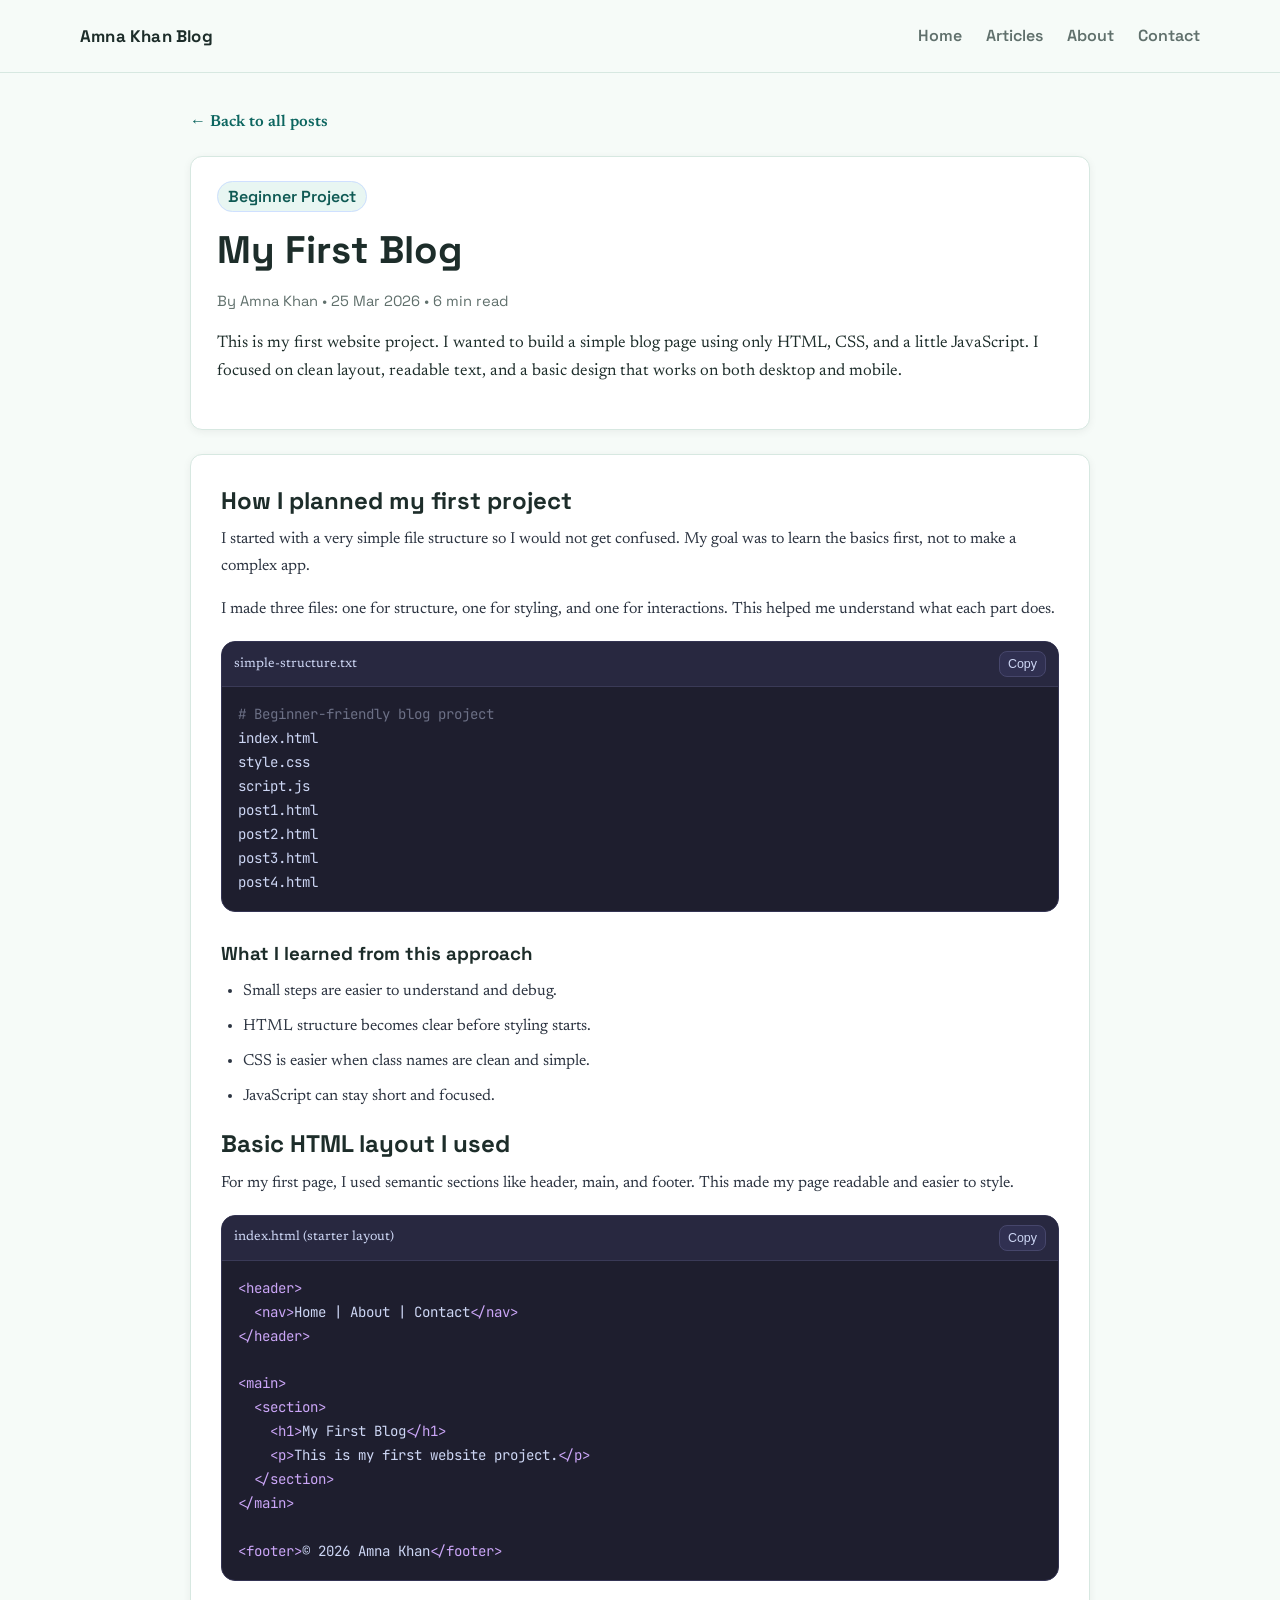
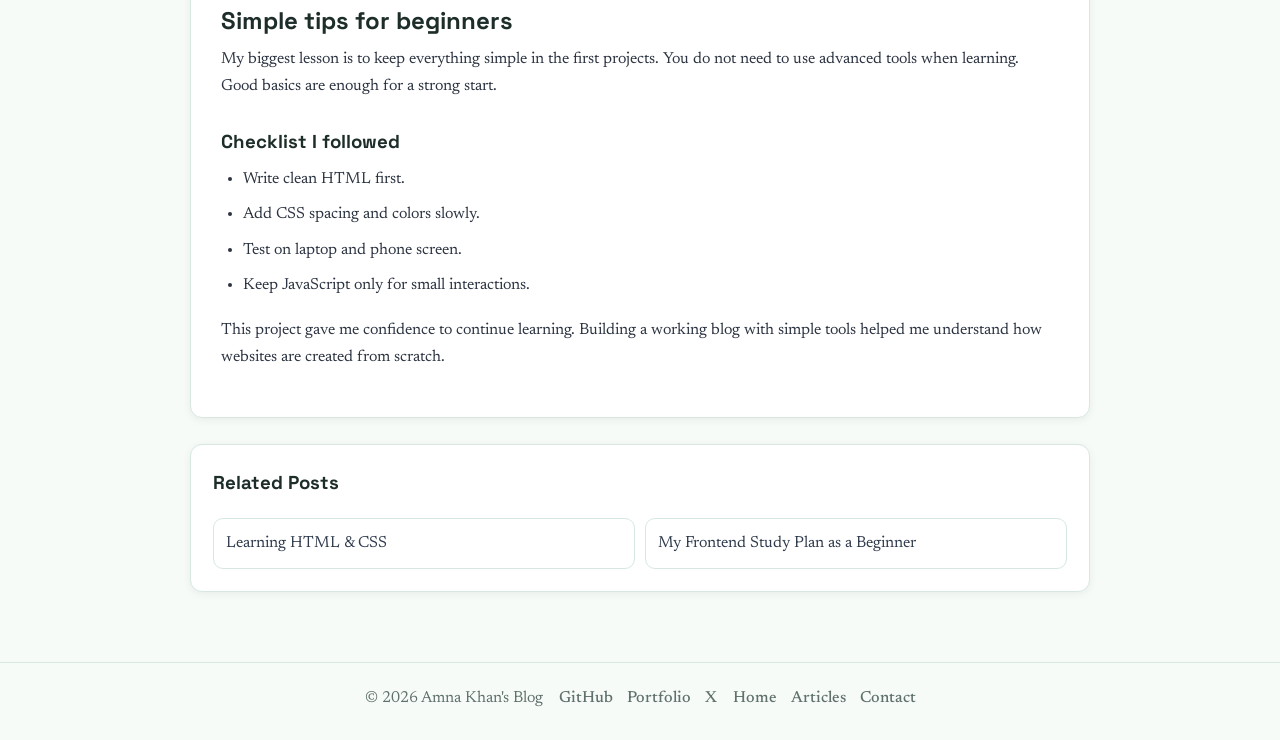
<file: post1.html>
<!DOCTYPE html>
<html lang="en">
<head>
  <meta charset="UTF-8" />
  <meta name="viewport" content="width=device-width, initial-scale=1.0" />
  <title>My First Blog | Amna Khan Blog</title>
  <meta
    name="description"
    content="My first website project experience as a beginner developer."
  />
  <link rel="preconnect" href="https://fonts.googleapis.com" />
  <link rel="preconnect" href="https://fonts.gstatic.com" crossorigin />
  <link
    href="https://fonts.googleapis.com/css2?family=Inter:wght@400;500;600;700;800&family=JetBrains+Mono:wght@400;500&display=swap"
    rel="stylesheet"
  />
  <link rel="stylesheet" href="style.css" />
</head>
<body>
  <header class="site-header">
    <div class="container nav-wrap">
      <a href="index.html" class="logo">Amna Khan Blog</a>
      <button class="menu-toggle" aria-label="Toggle navigation" aria-expanded="false">
        <span></span>
        <span></span>
        <span></span>
      </button>
      <nav class="main-nav">
        <a href="index.html">Home</a>
        <a href="index.html#articles">Articles</a>
        <a href="index.html#about">About</a>
        <a href="index.html#contact">Contact</a>
      </nav>
    </div>
  </header>

  <main class="article-main">
    <div class="article-wrap">
      <a href="index.html#articles" class="back-link">← Back to all posts</a>

      <header class="article-header">
        <span class="badge">Beginner Project</span>
        <h1>My First Blog</h1>
        <p class="article-meta">By Amna Khan • 25 Mar 2026 • 6 min read</p>
        <p class="article-intro">
          This is my first website project. I wanted to build a simple blog page using only HTML,
          CSS, and a little JavaScript. I focused on clean layout, readable text, and a basic design
          that works on both desktop and mobile.
        </p>
      </header>

      <article class="article-content">
        <h2>How I planned my first project</h2>
        <p>
          I started with a very simple file structure so I would not get confused. My goal was to
          learn the basics first, not to make a complex app.
        </p>
        <p>
          I made three files: one for structure, one for styling, and one for interactions. This
          helped me understand what each part does.
        </p>

        <div class="code-block">
          <div class="code-header">
            <span>simple-structure.txt</span>
            <button class="copy-btn" type="button">Copy</button>
          </div>
          <pre><code><span class="token-comment"># Beginner-friendly blog project</span>
index.html
style.css
script.js
post1.html
post2.html
post3.html
post4.html</code></pre>
        </div>

        <h3>What I learned from this approach</h3>
        <ul>
          <li>Small steps are easier to understand and debug.</li>
          <li>HTML structure becomes clear before styling starts.</li>
          <li>CSS is easier when class names are clean and simple.</li>
          <li>JavaScript can stay short and focused.</li>
        </ul>

        <h2>Basic HTML layout I used</h2>
        <p>
          For my first page, I used semantic sections like header, main, and footer. This made my page
          readable and easier to style.
        </p>

        <div class="code-block">
          <div class="code-header">
            <span>index.html (starter layout)</span>
            <button class="copy-btn" type="button">Copy</button>
          </div>
          <pre><code><span class="token-key">&lt;header&gt;</span>
  <span class="token-key">&lt;nav&gt;</span>Home | About | Contact<span class="token-key">&lt;/nav&gt;</span>
<span class="token-key">&lt;/header&gt;</span>

<span class="token-key">&lt;main&gt;</span>
  <span class="token-key">&lt;section&gt;</span>
    <span class="token-key">&lt;h1&gt;</span>My First Blog<span class="token-key">&lt;/h1&gt;</span>
    <span class="token-key">&lt;p&gt;</span>This is my first website project.<span class="token-key">&lt;/p&gt;</span>
  <span class="token-key">&lt;/section&gt;</span>
<span class="token-key">&lt;/main&gt;</span>

<span class="token-key">&lt;footer&gt;</span>© 2026 Amna Khan<span class="token-key">&lt;/footer&gt;</span></code></pre>
        </div>

        <h2>Simple tips for beginners</h2>
        <p>
          My biggest lesson is to keep everything simple in the first projects. You do not need to
          use advanced tools when learning. Good basics are enough for a strong start.
        </p>

        <h3>Checklist I followed</h3>
        <ul>
          <li>Write clean HTML first.</li>
          <li>Add CSS spacing and colors slowly.</li>
          <li>Test on laptop and phone screen.</li>
          <li>Keep JavaScript only for small interactions.</li>
        </ul>

        <p>
          This project gave me confidence to continue learning. Building a working blog with simple
          tools helped me understand how websites are created from scratch.
        </p>
      </article>

      <section class="related-posts">
        <h3>Related Posts</h3>
        <div class="related-links">
          <a href="post2.html">Learning HTML &amp; CSS</a>
          <a href="post4.html">My Frontend Study Plan as a Beginner</a>
        </div>
      </section>
    </div>
  </main>

  <footer class="site-footer">
    <div class="container footer-grid">
      <p>© 2026 Amna Khan's Blog</p>
      <div class="social-links">
        <a href="https://github.com/amna25ce" target="_blank" rel="noopener noreferrer">GitHub</a>
        <a href="https://amnakhan10011.github.io/amnakhan10011/#home" target="_blank" rel="noopener noreferrer">Portfolio</a>
        <a href="#">X</a>
      </div>
      <div class="quick-links">
        <a href="index.html">Home</a>
        <a href="index.html#articles">Articles</a>
        <a href="index.html#contact">Contact</a>
      </div>
    </div>
  </footer>

  <script src="script.js"></script>
</body>
</html>
</file>
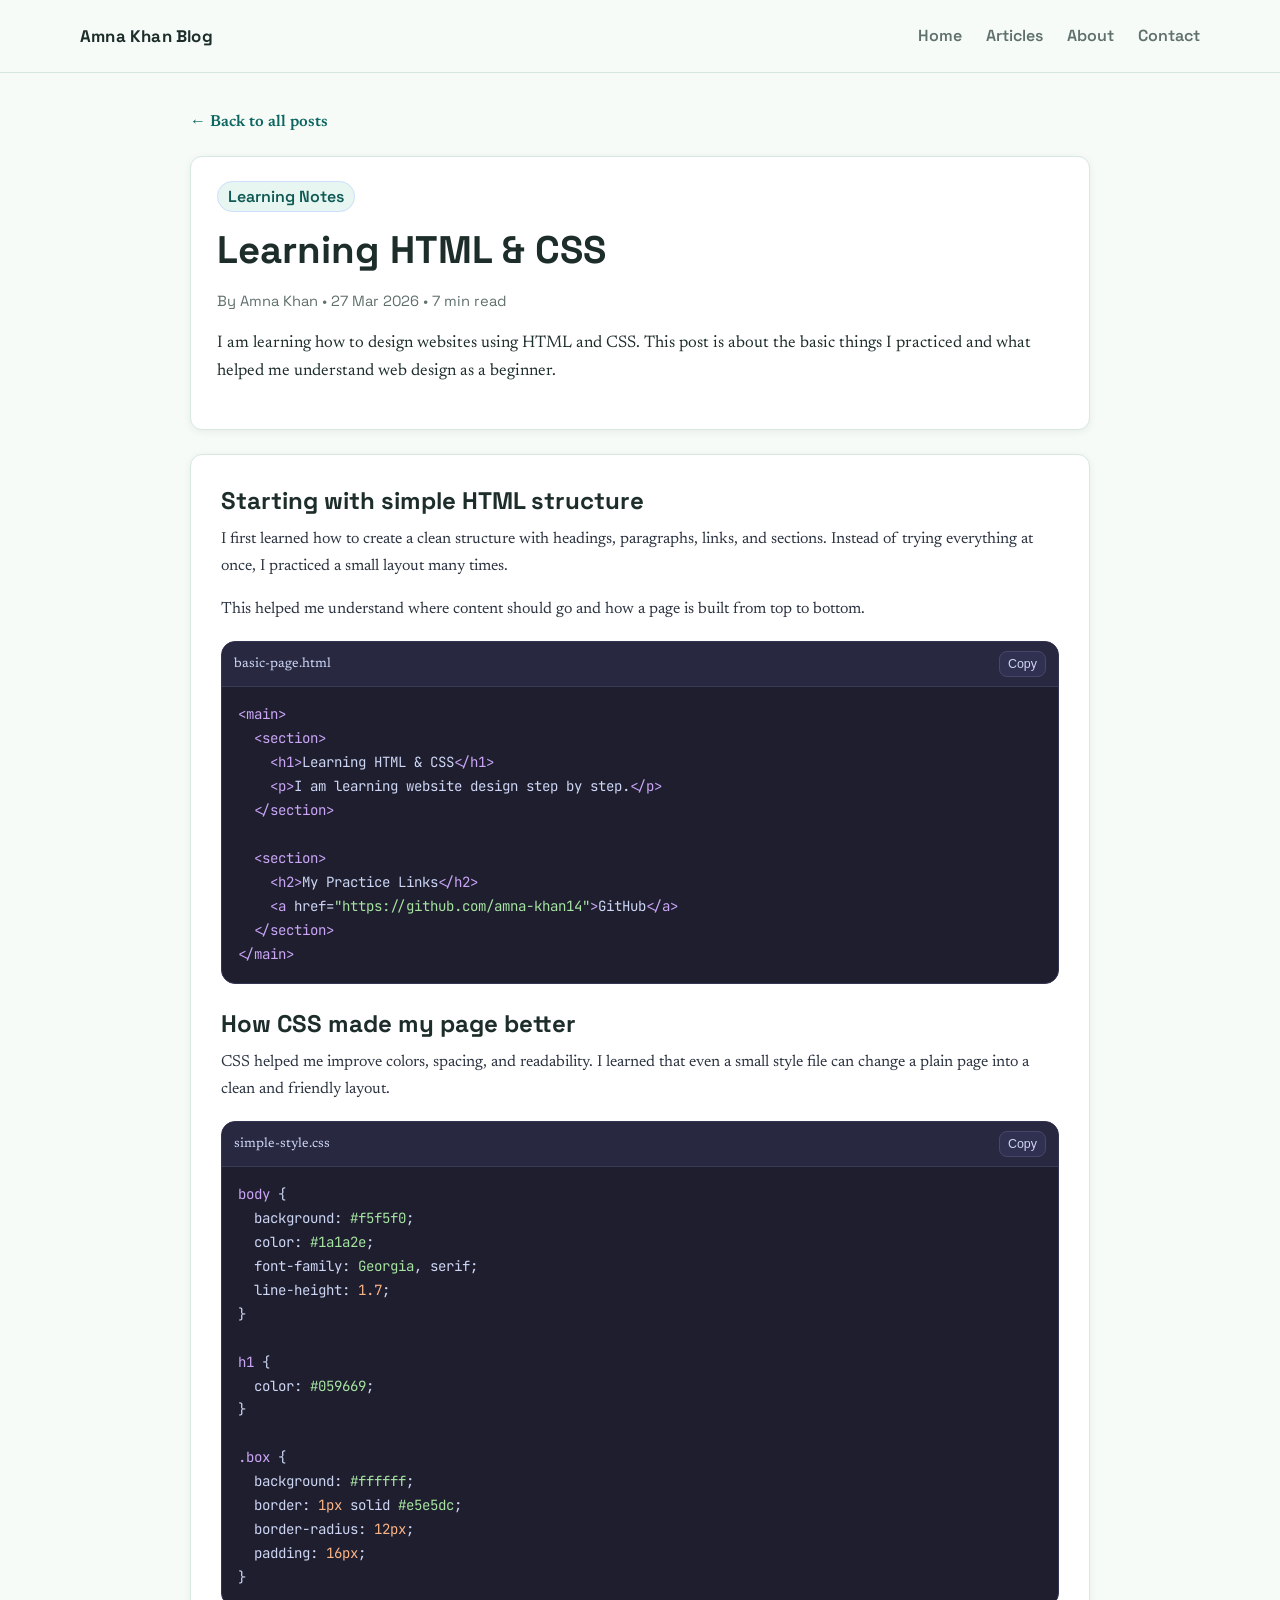
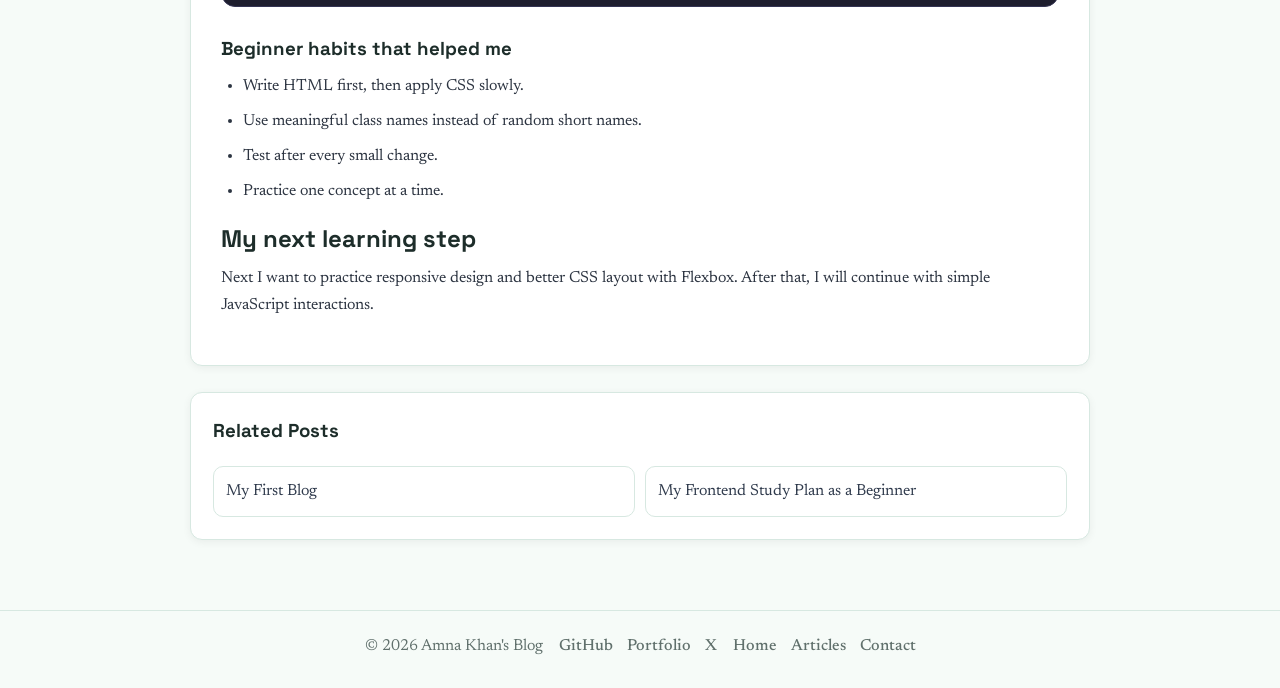
<file: post2.html>
<!DOCTYPE html>
<html lang="en">
<head>
  <meta charset="UTF-8" />
  <meta name="viewport" content="width=device-width, initial-scale=1.0" />
  <title>Learning HTML and CSS | Amna Khan Blog</title>
  <meta
    name="description"
    content="A beginner post about learning HTML and CSS to design websites."
  />
  <link rel="stylesheet" href="style.css" />
</head>
<body>
  <header class="site-header">
    <div class="container nav-wrap">
      <a href="index.html" class="logo">Amna Khan Blog</a>
      <button class="menu-toggle" aria-label="Toggle navigation" aria-expanded="false">
        <span></span>
        <span></span>
        <span></span>
      </button>
      <nav class="main-nav">
        <a href="index.html">Home</a>
        <a href="index.html#articles">Articles</a>
        <a href="index.html#about">About</a>
        <a href="index.html#contact">Contact</a>
      </nav>
    </div>
  </header>

  <main class="article-main">
    <div class="article-wrap">
      <a href="index.html#articles" class="back-link">← Back to all posts</a>

      <header class="article-header">
        <span class="badge">Learning Notes</span>
        <h1>Learning HTML &amp; CSS</h1>
        <p class="article-meta">By Amna Khan • 27 Mar 2026 • 7 min read</p>
        <p class="article-intro">
          I am learning how to design websites using HTML and CSS. This post is about the basic
          things I practiced and what helped me understand web design as a beginner.
        </p>
      </header>

      <article class="article-content">
        <h2>Starting with simple HTML structure</h2>
        <p>
          I first learned how to create a clean structure with headings, paragraphs, links, and
          sections. Instead of trying everything at once, I practiced a small layout many times.
        </p>
        <p>
          This helped me understand where content should go and how a page is built from top to
          bottom.
        </p>

        <div class="code-block">
          <div class="code-header">
            <span>basic-page.html</span>
            <button class="copy-btn" type="button">Copy</button>
          </div>
          <pre><code><span class="token-key">&lt;main&gt;</span>
  <span class="token-key">&lt;section&gt;</span>
    <span class="token-key">&lt;h1&gt;</span>Learning HTML &amp; CSS<span class="token-key">&lt;/h1&gt;</span>
    <span class="token-key">&lt;p&gt;</span>I am learning website design step by step.<span class="token-key">&lt;/p&gt;</span>
  <span class="token-key">&lt;/section&gt;</span>

  <span class="token-key">&lt;section&gt;</span>
    <span class="token-key">&lt;h2&gt;</span>My Practice Links<span class="token-key">&lt;/h2&gt;</span>
    <span class="token-key">&lt;a</span> href=<span class="token-str">"https://github.com/amna-khan14"</span><span class="token-key">&gt;</span>GitHub<span class="token-key">&lt;/a&gt;</span>
  <span class="token-key">&lt;/section&gt;</span>
<span class="token-key">&lt;/main&gt;</span></code></pre>
        </div>

        <h2>How CSS made my page better</h2>
        <p>
          CSS helped me improve colors, spacing, and readability. I learned that even a small style
          file can change a plain page into a clean and friendly layout.
        </p>

        <div class="code-block">
          <div class="code-header">
            <span>simple-style.css</span>
            <button class="copy-btn" type="button">Copy</button>
          </div>
          <pre><code><span class="token-key">body</span> {
  background: <span class="token-str">#f5f5f0</span>;
  color: <span class="token-str">#1a1a2e</span>;
  font-family: <span class="token-str">Georgia</span>, serif;
  line-height: <span class="token-type">1.7</span>;
}

<span class="token-key">h1</span> {
  color: <span class="token-str">#059669</span>;
}

<span class="token-key">.box</span> {
  background: <span class="token-str">#ffffff</span>;
  border: <span class="token-type">1px</span> solid <span class="token-str">#e5e5dc</span>;
  border-radius: <span class="token-type">12px</span>;
  padding: <span class="token-type">16px</span>;
}</code></pre>
        </div>

        <h3>Beginner habits that helped me</h3>
        <ul>
          <li>Write HTML first, then apply CSS slowly.</li>
          <li>Use meaningful class names instead of random short names.</li>
          <li>Test after every small change.</li>
          <li>Practice one concept at a time.</li>
        </ul>

        <h2>My next learning step</h2>
        <p>
          Next I want to practice responsive design and better CSS layout with Flexbox. After that,
          I will continue with simple JavaScript interactions.
        </p>
      </article>

      <section class="related-posts">
        <h3>Related Posts</h3>
        <div class="related-links">
          <a href="post1.html">My First Blog</a>
          <a href="post4.html">My Frontend Study Plan as a Beginner</a>
        </div>
      </section>
    </div>
  </main>

  <footer class="site-footer">
    <div class="container footer-grid">
      <p>© 2026 Amna Khan's Blog</p>
      <div class="social-links">
        <a href="https://github.com/amna25ce" target="_blank" rel="noopener noreferrer">GitHub</a>
        <a href="https://amnakhan10011.github.io/amnakhan10011/#home" target="_blank" rel="noopener noreferrer">Portfolio</a>
        <a href="#">X</a>
      </div>
      <div class="quick-links">
        <a href="index.html">Home</a>
        <a href="index.html#articles">Articles</a>
        <a href="index.html#contact">Contact</a>
      </div>
    </div>
  </footer>

  <script src="script.js"></script>
</body>
</html>
</file>
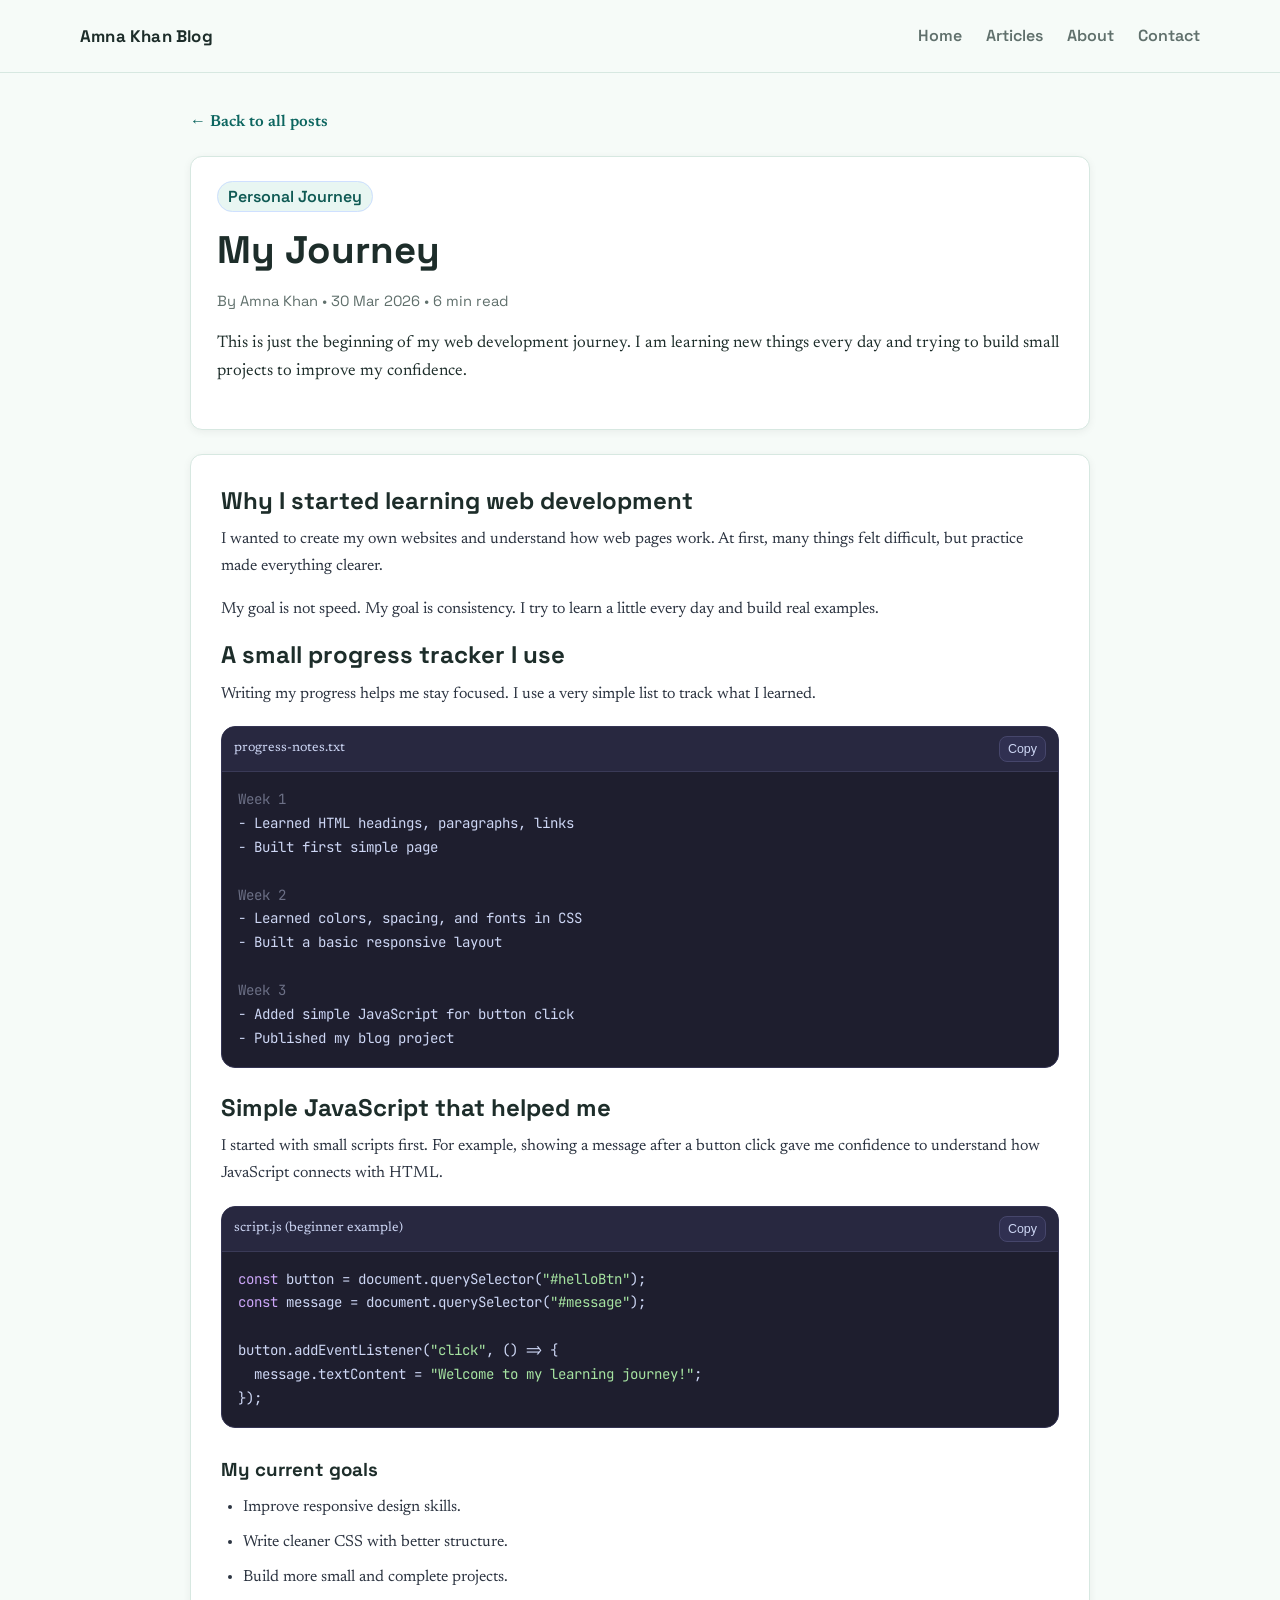
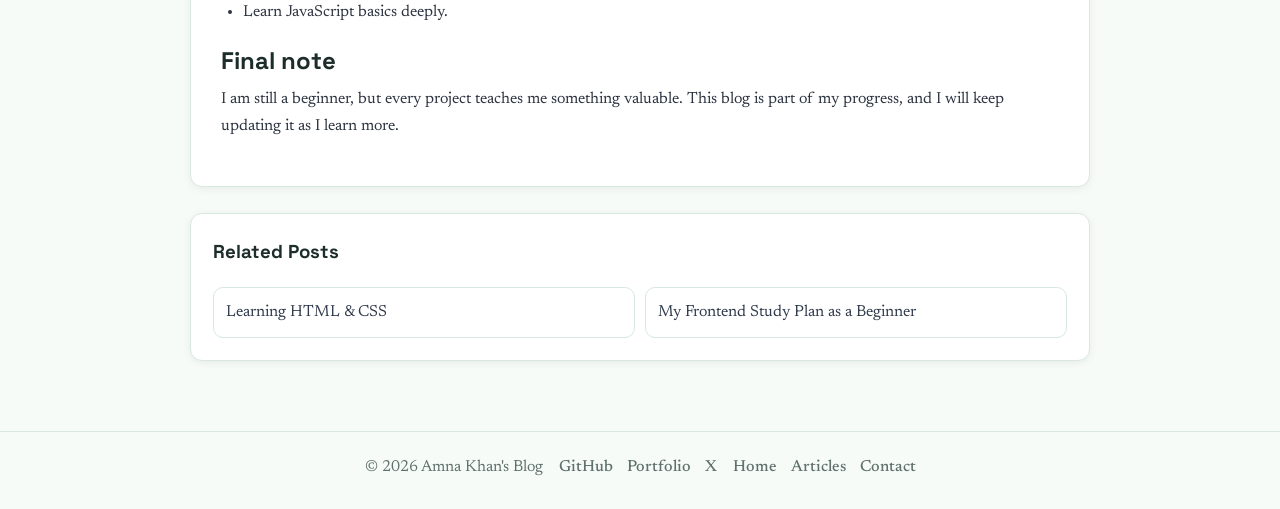
<file: post3.html>
<!DOCTYPE html>
<html lang="en">
<head>
  <meta charset="UTF-8" />
  <meta name="viewport" content="width=device-width, initial-scale=1.0" />
  <title>My Journey | Amna Khan Blog</title>
  <meta
    name="description"
    content="A personal post about my web development learning journey."
  />
  <link rel="stylesheet" href="style.css" />
</head>
<body>
  <header class="site-header">
    <div class="container nav-wrap">
      <a href="index.html" class="logo">Amna Khan Blog</a>
      <button class="menu-toggle" aria-label="Toggle navigation" aria-expanded="false">
        <span></span>
        <span></span>
        <span></span>
      </button>
      <nav class="main-nav">
        <a href="index.html">Home</a>
        <a href="index.html#articles">Articles</a>
        <a href="index.html#about">About</a>
        <a href="index.html#contact">Contact</a>
      </nav>
    </div>
  </header>

  <main class="article-main">
    <div class="article-wrap">
      <a href="index.html#articles" class="back-link">← Back to all posts</a>

      <header class="article-header">
        <span class="badge">Personal Journey</span>
        <h1>My Journey</h1>
        <p class="article-meta">By Amna Khan • 30 Mar 2026 • 6 min read</p>
        <p class="article-intro">
          This is just the beginning of my web development journey. I am learning new things every
          day and trying to build small projects to improve my confidence.
        </p>
      </header>

      <article class="article-content">
        <h2>Why I started learning web development</h2>
        <p>
          I wanted to create my own websites and understand how web pages work. At first, many things
          felt difficult, but practice made everything clearer.
        </p>
        <p>
          My goal is not speed. My goal is consistency. I try to learn a little every day and build
          real examples.
        </p>

        <h2>A small progress tracker I use</h2>
        <p>
          Writing my progress helps me stay focused. I use a very simple list to track what I learned.
        </p>

        <div class="code-block">
          <div class="code-header">
            <span>progress-notes.txt</span>
            <button class="copy-btn" type="button">Copy</button>
          </div>
          <pre><code><span class="token-comment">Week 1</span>
- Learned HTML headings, paragraphs, links
- Built first simple page

<span class="token-comment">Week 2</span>
- Learned colors, spacing, and fonts in CSS
- Built a basic responsive layout

<span class="token-comment">Week 3</span>
- Added simple JavaScript for button click
- Published my blog project</code></pre>
        </div>

        <h2>Simple JavaScript that helped me</h2>
        <p>
          I started with small scripts first. For example, showing a message after a button click gave
          me confidence to understand how JavaScript connects with HTML.
        </p>

        <div class="code-block">
          <div class="code-header">
            <span>script.js (beginner example)</span>
            <button class="copy-btn" type="button">Copy</button>
          </div>
          <pre><code><span class="token-key">const</span> button = document.querySelector(<span class="token-str">"#helloBtn"</span>);
<span class="token-key">const</span> message = document.querySelector(<span class="token-str">"#message"</span>);

button.addEventListener(<span class="token-str">"click"</span>, () =&gt; {
  message.textContent = <span class="token-str">"Welcome to my learning journey!"</span>;
});</code></pre>
        </div>

        <h3>My current goals</h3>
        <ul>
          <li>Improve responsive design skills.</li>
          <li>Write cleaner CSS with better structure.</li>
          <li>Build more small and complete projects.</li>
          <li>Learn JavaScript basics deeply.</li>
        </ul>

        <h2>Final note</h2>
        <p>
          I am still a beginner, but every project teaches me something valuable. This blog is part of
          my progress, and I will keep updating it as I learn more.
        </p>
      </article>

      <section class="related-posts">
        <h3>Related Posts</h3>
        <div class="related-links">
          <a href="post2.html">Learning HTML &amp; CSS</a>
          <a href="post4.html">My Frontend Study Plan as a Beginner</a>
        </div>
      </section>
    </div>
  </main>

  <footer class="site-footer">
    <div class="container footer-grid">
      <p>© 2026 Amna Khan's Blog</p>
      <div class="social-links">
        <a href="https://github.com/amna25ce" target="_blank" rel="noopener noreferrer">GitHub</a>
        <a href="https://amnakhan10011.github.io/amnakhan10011/#home" target="_blank" rel="noopener noreferrer">Portfolio</a>
        <a href="#">X</a>
      </div>
      <div class="quick-links">
        <a href="index.html">Home</a>
        <a href="index.html#articles">Articles</a>
        <a href="index.html#contact">Contact</a>
      </div>
    </div>
  </footer>

  <script src="script.js"></script>
</body>
</html>
</file>
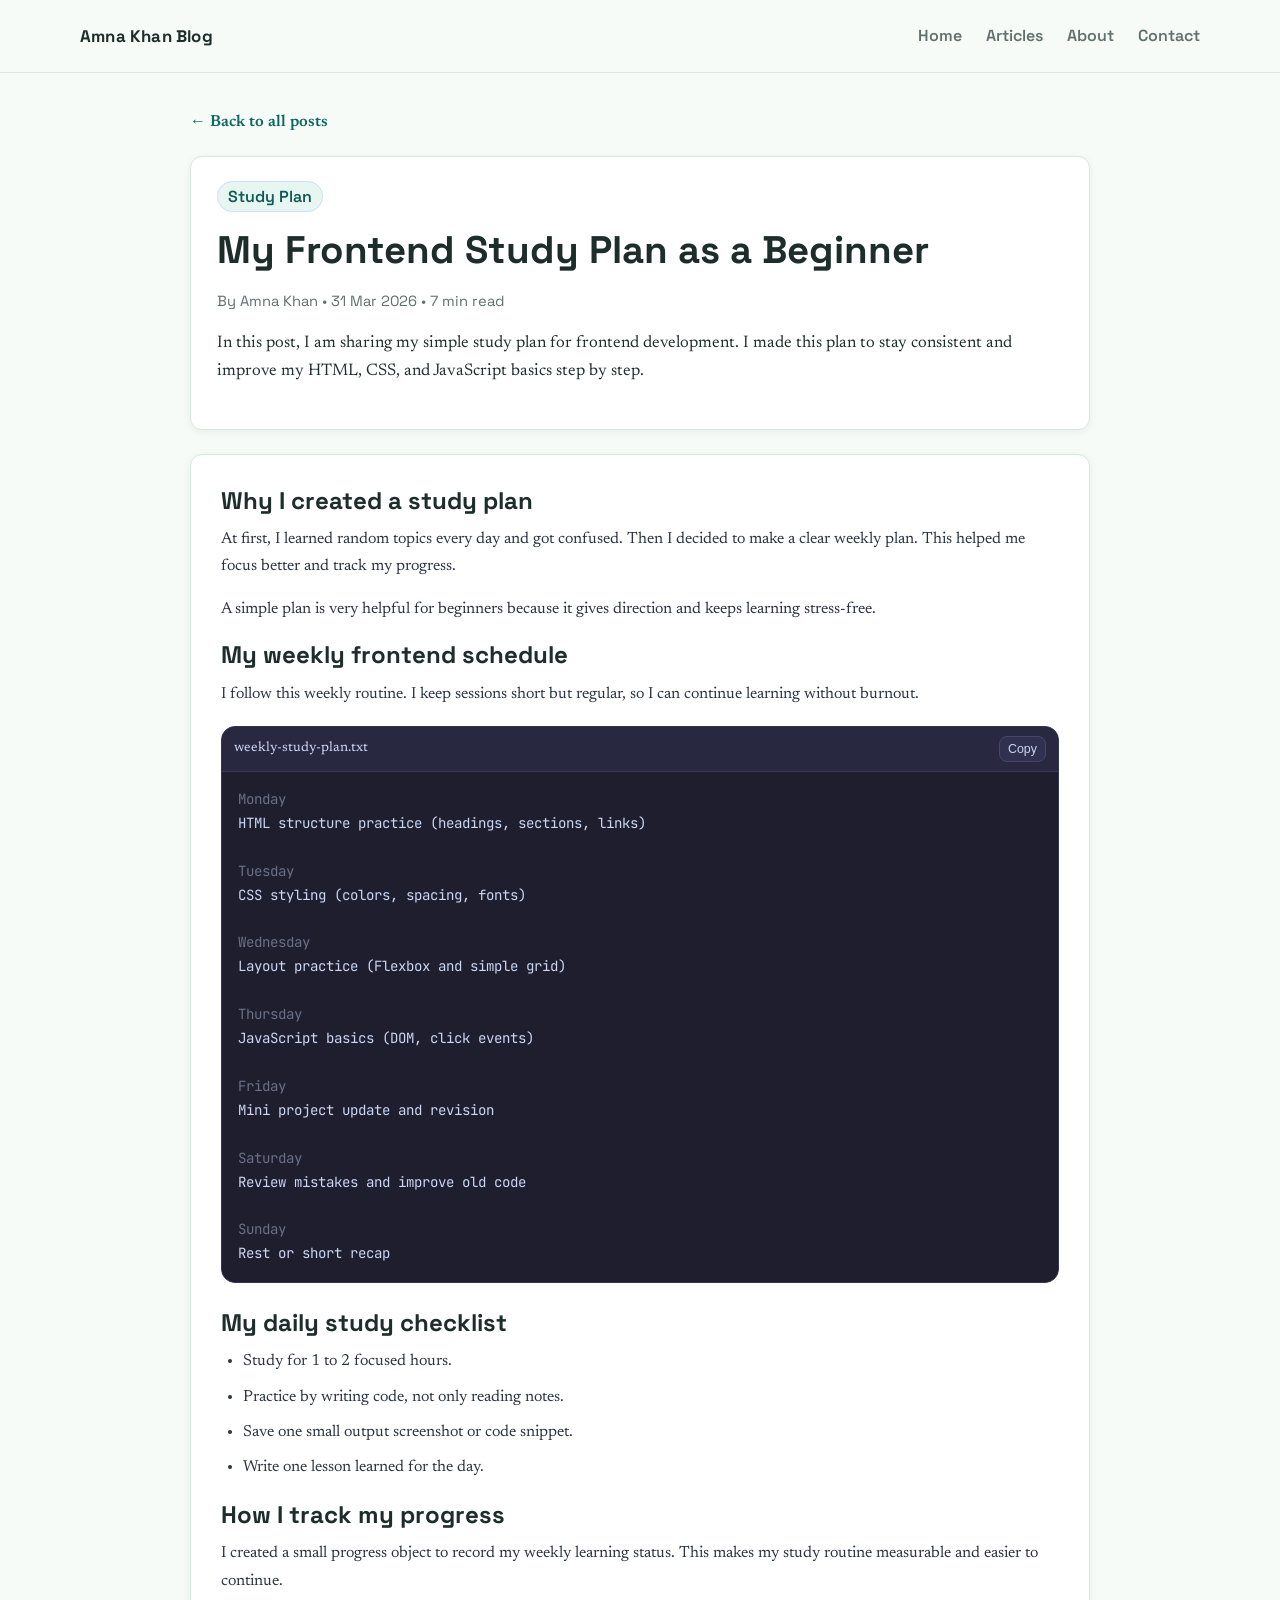
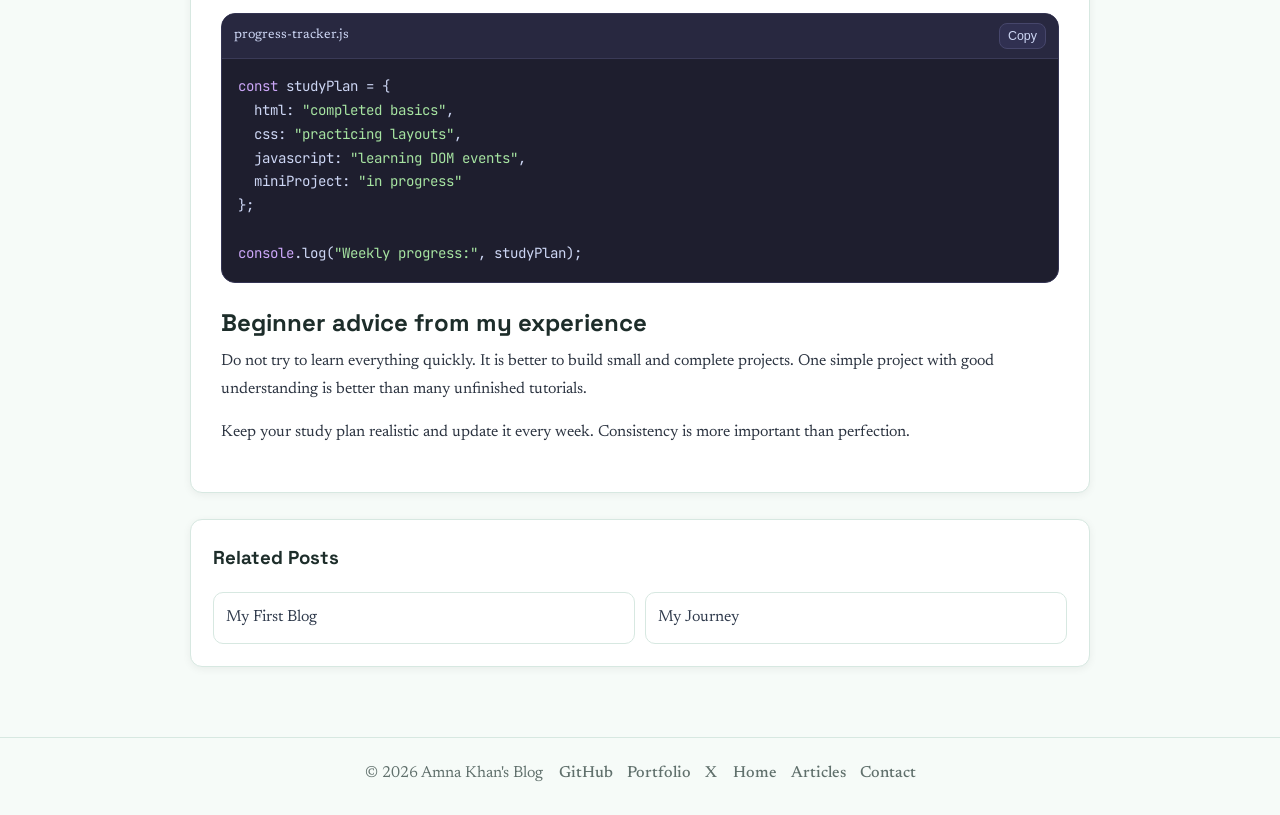
<file: post4.html>
<!DOCTYPE html>
<html lang="en">
<head>
  <meta charset="UTF-8" />
  <meta name="viewport" content="width=device-width, initial-scale=1.0" />
  <title>My Frontend Study Plan as a Beginner | Amna Khan Blog</title>
  <meta
    name="description"
    content="A simple beginner frontend study plan with daily and weekly learning goals."
  />
  <link rel="stylesheet" href="style.css" />
</head>
<body>
  <header class="site-header">
    <div class="container nav-wrap">
      <a href="index.html" class="logo">Amna Khan Blog</a>
      <button class="menu-toggle" aria-label="Toggle navigation" aria-expanded="false">
        <span></span>
        <span></span>
        <span></span>
      </button>
      <nav class="main-nav">
        <a href="index.html">Home</a>
        <a href="index.html#articles">Articles</a>
        <a href="index.html#about">About</a>
        <a href="index.html#contact">Contact</a>
      </nav>
    </div>
  </header>

  <main class="article-main">
    <div class="article-wrap">
      <a href="index.html#articles" class="back-link">← Back to all posts</a>

      <header class="article-header">
        <span class="badge">Study Plan</span>
        <h1>My Frontend Study Plan as a Beginner</h1>
        <p class="article-meta">By Amna Khan • 31 Mar 2026 • 7 min read</p>
        <p class="article-intro">
          In this post, I am sharing my simple study plan for frontend development. I made this plan
          to stay consistent and improve my HTML, CSS, and JavaScript basics step by step.
        </p>
      </header>

      <article class="article-content">
        <h2>Why I created a study plan</h2>
        <p>
          At first, I learned random topics every day and got confused. Then I decided to make a
          clear weekly plan. This helped me focus better and track my progress.
        </p>
        <p>
          A simple plan is very helpful for beginners because it gives direction and keeps learning
          stress-free.
        </p>

        <h2>My weekly frontend schedule</h2>
        <p>
          I follow this weekly routine. I keep sessions short but regular, so I can continue learning
          without burnout.
        </p>

        <div class="code-block">
          <div class="code-header">
            <span>weekly-study-plan.txt</span>
            <button class="copy-btn" type="button">Copy</button>
          </div>
          <pre><code><span class="token-comment">Monday</span>
HTML structure practice (headings, sections, links)

<span class="token-comment">Tuesday</span>
CSS styling (colors, spacing, fonts)

<span class="token-comment">Wednesday</span>
Layout practice (Flexbox and simple grid)

<span class="token-comment">Thursday</span>
JavaScript basics (DOM, click events)

<span class="token-comment">Friday</span>
Mini project update and revision

<span class="token-comment">Saturday</span>
Review mistakes and improve old code

<span class="token-comment">Sunday</span>
Rest or short recap</code></pre>
        </div>

        <h2>My daily study checklist</h2>
        <ul>
          <li>Study for 1 to 2 focused hours.</li>
          <li>Practice by writing code, not only reading notes.</li>
          <li>Save one small output screenshot or code snippet.</li>
          <li>Write one lesson learned for the day.</li>
        </ul>

        <h2>How I track my progress</h2>
        <p>
          I created a small progress object to record my weekly learning status. This makes my study
          routine measurable and easier to continue.
        </p>

        <div class="code-block">
          <div class="code-header">
            <span>progress-tracker.js</span>
            <button class="copy-btn" type="button">Copy</button>
          </div>
          <pre><code><span class="token-key">const</span> studyPlan = {
  html: <span class="token-str">"completed basics"</span>,
  css: <span class="token-str">"practicing layouts"</span>,
  javascript: <span class="token-str">"learning DOM events"</span>,
  miniProject: <span class="token-str">"in progress"</span>
};

<span class="token-key">console</span>.log(<span class="token-str">"Weekly progress:"</span>, studyPlan);</code></pre>
        </div>

        <h2>Beginner advice from my experience</h2>
        <p>
          Do not try to learn everything quickly. It is better to build small and complete projects.
          One simple project with good understanding is better than many unfinished tutorials.
        </p>
        <p>
          Keep your study plan realistic and update it every week. Consistency is more important than
          perfection.
        </p>
      </article>

      <section class="related-posts">
        <h3>Related Posts</h3>
        <div class="related-links">
          <a href="post1.html">My First Blog</a>
          <a href="post3.html">My Journey</a>
        </div>
      </section>
    </div>
  </main>

  <footer class="site-footer">
    <div class="container footer-grid">
      <p>© 2026 Amna Khan's Blog</p>
      <div class="social-links">
        <a href="https://github.com/amna-khan14" target="_blank" rel="noopener noreferrer">GitHub</a>
        <a href="#" aria-label="Portfolio">Portfolio</a>
        <a href="#" aria-label="X">X</a>
      </div>
      <div class="quick-links">
        <a href="index.html">Home</a>
        <a href="index.html#articles">Articles</a>
        <a href="index.html#contact">Contact</a>
      </div>
    </div>
  </footer>

  <script src="script.js"></script>
</body>
</html>
</file>
<file: style.css>
@import url("https://fonts.googleapis.com/css2?family=JetBrains+Mono:wght@400;500&family=Newsreader:opsz,wght@6..72,400;6..72,500;6..72,600&family=Space+Grotesk:wght@400;500;600;700&display=swap");

:root {
  --blog-bg: #f6fbf8;
  --blog-surface: #ffffff;
  --blog-text: #1d2d2a;
  --blog-text-secondary: #60706c;
  --blog-accent: #0f766e;
  --blog-accent-hover: #0d6660;
  --blog-border: #d7e8e1;
  --blog-code-bg: #1e1e2e;
  --blog-code-surface: #282840;
  --blog-code-text: #cdd6f4;
  --blog-code-keyword: #cba6f7;
  --blog-code-string: #a6e3a1;
  --blog-code-comment: #6c7086;
  --blog-code-function: #f9e2af;
  --blog-code-number: #fab387;
  --blog-tag-bg: #e8f6f2;
  --blog-tag-text: #0f5a54;
  --blog-shadow: rgba(0, 0, 0, 0.06);
  --font-display: "Space Grotesk", system-ui, sans-serif;
  --font-body: "Newsreader", Georgia, "Times New Roman", serif;
  --font-mono: "JetBrains Mono", "Fira Code", monospace;

  --bg: var(--blog-bg);
  --surface: var(--blog-surface);
  --surface-alt: #edf8f4;
  --text: var(--blog-text);
  --muted: var(--blog-text-secondary);
  --line: var(--blog-border);
  --accent: var(--blog-accent);
  --accent-soft: #dff3ee;
  --code-bg: var(--blog-code-bg);
  --code-line: #3a3a57;
  --success: var(--blog-accent);
  --shadow-sm: 0 2px 8px var(--blog-shadow);
  --shadow-md: 0 8px 18px rgba(15, 118, 110, 0.14);
  --radius: 12px;
}

* {
  box-sizing: border-box;
}

html {
  scroll-behavior: smooth;
}

body {
  margin: 0;
  font-family: var(--font-body);
  background: var(--bg);
  color: var(--text);
  line-height: 1.7;
}

h1,
h2,
h3,
h4,
h5,
h6,
.logo,
.main-nav a,
.btn,
.badge,
.article-meta,
.eyebrow,
.search-label {
  font-family: var(--font-display);
}

img {
  max-width: 100%;
}

a {
  color: inherit;
  text-decoration: none;
}

.container {
  width: min(1120px, 92%);
  margin: 0 auto;
}

.site-header {
  position: sticky;
  top: 0;
  z-index: 50;
  background: rgba(246, 251, 248, 0.95);
  backdrop-filter: blur(3px);
  border-bottom: 1px solid var(--line);
}

.nav-wrap {
  min-height: 72px;
  display: flex;
  align-items: center;
  justify-content: space-between;
  gap: 24px;
}

.logo {
  font-size: 1.05rem;
  font-weight: 800;
  letter-spacing: 0.2px;
}

.main-nav {
  display: flex;
  align-items: center;
  gap: 24px;
}

.main-nav a {
  color: var(--muted);
  font-weight: 600;
  transition: color 0.2s ease, opacity 0.2s ease;
}

.main-nav a:hover {
  color: var(--text);
}

.main-nav a:focus-visible,
.btn:focus-visible,
.copy-btn:focus-visible,
.post-thumb-link:focus-visible {
  outline: 2px solid var(--accent);
  outline-offset: 2px;
}

.menu-toggle {
  display: none;
  border: 1px solid var(--line);
  border-radius: 10px;
  padding: 8px;
  background: var(--surface);
}

.menu-toggle span {
  display: block;
  width: 18px;
  height: 2px;
  border-radius: 2px;
  background: var(--text);
}

.menu-toggle span + span {
  margin-top: 4px;
}

.hero {
  padding: 72px 0 48px;
}

.hero-grid {
  display: grid;
  grid-template-columns: 1.2fr 0.8fr;
  gap: 28px;
  align-items: center;
}

.hero-grid-modern {
  background: var(--surface);
  border: 1px solid var(--line);
  border-radius: var(--radius);
  box-shadow: var(--shadow-sm);
  padding: 28px;
}

.hero-main {
  display: flex;
  flex-direction: column;
}

.eyebrow {
  margin: 0;
  color: var(--accent);
  font-weight: 700;
}

.hero h1 {
  margin: 10px 0 14px;
  line-height: 1.2;
  font-size: clamp(2rem, 3vw, 3rem);
  max-width: 760px;
}

.subtitle {
  margin: 0 0 26px;
  color: var(--muted);
  max-width: 700px;
}

.hero-actions {
  display: flex;
  gap: 10px;
  flex-wrap: wrap;
}

.hero-card {
  background: var(--surface-alt);
  border-radius: var(--radius);
  border: 1px solid var(--line);
  padding: 24px;
}

.hero-card h2 {
  margin-top: 0;
  font-size: 1.1rem;
}

.hero-card ul {
  margin: 8px 0 0;
  padding-left: 22px;
  color: var(--muted);
}

.btn {
  display: inline-flex;
  align-items: center;
  justify-content: center;
  border: 0;
  border-radius: 10px;
  font-weight: 600;
  cursor: pointer;
  transition: all 0.2s ease;
}

.btn-primary {
  background: var(--accent);
  color: #fff;
  padding: 12px 18px;
  box-shadow: none;
}

.btn-primary:hover {
  transform: translateY(-1px);
  background: var(--blog-accent-hover);
}

.btn-secondary {
  background: var(--accent-soft);
  color: var(--blog-accent-hover);
  padding: 10px 14px;
}

.btn-secondary:hover {
  background: #cfeee6;
}

.posts-section {
  padding: 10px 0 64px;
}

.all-posts-strip {
  padding: 4px 0 14px;
}

.all-posts-wrap {
  border: 1px solid var(--line);
  border-radius: 10px;
  background: #f9fcfb;
  padding: 12px;
}

.all-posts-head h2 {
  margin: 0 0 4px;
  font-size: 1.04rem;
}

.all-posts-head p {
  margin: 0 0 12px;
  color: var(--muted);
  font-size: 0.86rem;
}

.all-posts-links {
  display: grid;
  grid-template-columns: repeat(2, minmax(0, 1fr));
  gap: 8px;
}

.all-posts-links a {
  border: 1px solid var(--line);
  border-radius: 8px;
  padding: 10px 12px;
  color: var(--muted);
  font-weight: 500;
  transition: all 0.2s ease;
  display: flex;
  flex-direction: column;
  gap: 2px;
  background: #ffffff;
}

.all-posts-links a strong {
  color: var(--text);
  font-family: var(--font-display);
  font-size: 0.94rem;
  line-height: 1.3;
}

.all-posts-links a span {
  font-size: 0.8rem;
  color: var(--muted);
}

.all-posts-links a:hover {
  border-color: #c8dbd5;
  background: #f7fbfa;
  color: var(--text);
}

.section-head h2 {
  margin: 0;
}

.section-head p {
  margin: 10px 0 0;
  color: var(--muted);
}

.post-grid {
  margin-top: 24px;
  display: grid;
  grid-template-columns: repeat(3, minmax(0, 1fr));
  gap: 20px;
}

.post-list-layout {
  grid-template-columns: 1fr;
  gap: 14px;
}

.post-list-layout .post-card {
  display: grid;
  grid-template-columns: 220px 1fr;
  align-items: stretch;
}

.post-list-layout .post-thumb-link {
  border-right: 1px solid var(--line);
  border-bottom: 0;
}

.post-list-layout .post-thumb {
  height: 100%;
}

.post-list-layout .post-content {
  padding: 16px;
}

.latest-single-grid {
  max-width: 980px;
}

.post-card {
  background: var(--surface);
  border: 1px solid var(--line);
  border-radius: var(--radius);
  box-shadow: var(--shadow-sm);
  overflow: hidden;
  display: flex;
  flex-direction: column;
  transition: transform 0.25s ease, box-shadow 0.25s ease;
}

.post-card:hover {
  transform: none;
  box-shadow: var(--shadow-sm);
}

.post-thumb-link {
  display: block;
  overflow: hidden;
  border-bottom: 1px solid var(--line);
}

.post-thumb {
  width: 100%;
  height: 190px;
  object-fit: cover;
  display: block;
  transition: transform 0.35s ease;
}

.post-card:hover .post-thumb {
  transform: none;
}

.post-content {
  padding: 18px 18px 20px;
  display: flex;
  flex-direction: column;
  gap: 14px;
  flex: 1;
}

.post-meta-top {
  display: flex;
  align-items: center;
  justify-content: space-between;
  font-size: 0.86rem;
  color: var(--muted);
}

.badge {
  border: 1px solid #cfe0ff;
  border-radius: 999px;
  padding: 4px 10px;
  font-weight: 600;
  color: var(--blog-tag-text);
  background: var(--blog-tag-bg);
}

.post-card h3 {
  margin: 0;
  font-size: 1.2rem;
  line-height: 1.35;
  letter-spacing: -0.01em;
}

.post-card p {
  margin: 0;
  color: var(--muted);
  flex: 1;
  font-size: 1rem;
}

.post-meta-bottom {
  display: flex;
  align-items: center;
  justify-content: space-between;
  gap: 14px;
  color: var(--muted);
  font-size: 0.9rem;
}

.about-section {
  padding-bottom: 44px;
}

.about-card {
  background: var(--surface);
  border: 1px solid var(--line);
  border-radius: var(--radius);
  box-shadow: var(--shadow-sm);
  padding: 28px;
}

.about-card h2 {
  margin: 0 0 8px;
}

.about-card p {
  margin: 0;
  color: var(--muted);
}

.newsletter {
  padding: 0 0 70px;
}

.newsletter-wrap {
  background: var(--surface);
  border: 1px solid var(--line);
  border-radius: var(--radius);
  box-shadow: var(--shadow-sm);
  padding: 26px;
  display: flex;
  justify-content: space-between;
  gap: 20px;
  align-items: center;
}

.newsletter .btn-secondary {
  margin-top: 12px;
}

.newsletter h2 {
  margin: 0;
}

.newsletter p {
  margin: 6px 0 0;
  color: var(--muted);
}

.site-footer {
  border-top: 1px solid var(--line);
  padding: 22px 0 28px;
}

.footer-grid {
  display: flex;
  grid-template-columns: 1.2fr 1fr 1fr;
  align-items: center;
  justify-content: center;
  gap: 16px;
}

.footer-grid p {
  margin: 0;
  color: var(--muted);
}

.social-links,
.quick-links {
  display: flex;
  gap: 14px;
  justify-content: center;
}

.social-links a,
.quick-links a {
  color: var(--muted);
  font-weight: 500;
}

.social-links a:hover,
.quick-links a:hover {
  color: var(--text);
}

/* Article page styles */
.article-main {
  padding: 36px 0 70px;
}

.article-wrap {
  width: min(900px, 92%);
  margin: 0 auto;
}

.back-link {
  display: inline-flex;
  align-items: center;
  gap: 7px;
  color: var(--blog-accent-hover);
  font-weight: 600;
  margin-bottom: 20px;
}

.article-header {
  background: var(--surface);
  border: 1px solid var(--line);
  border-radius: var(--radius);
  box-shadow: var(--shadow-sm);
  padding: 26px;
  margin-bottom: 24px;
}

.article-header .badge {
  margin-right: 8px;
}

.article-header h1 {
  margin: 14px 0 10px;
  line-height: 1.25;
  font-size: clamp(1.8rem, 3vw, 2.4rem);
}

.article-meta {
  color: var(--muted);
  font-size: 0.92rem;
}

.article-intro {
  margin-top: 14px;
  font-size: 1.05rem;
}

.article-content {
  background: var(--surface);
  border: 1px solid var(--line);
  border-radius: var(--radius);
  box-shadow: var(--shadow-sm);
  padding: 30px;
}

.article-content h2 {
  margin: 0 0 10px;
  line-height: 1.3;
}

.article-content h3 {
  margin: 26px 0 8px;
}

.article-content p {
  margin: 0 0 16px;
  color: #2c3441;
}

.article-content ul {
  margin: 0 0 18px;
  padding-left: 22px;
  color: #2c3441;
}

.article-content li + li {
  margin-top: 8px;
}

.code-block {
  position: relative;
  margin: 18px 0 24px;
  border: 1px solid #343453;
  border-radius: 14px;
  overflow: hidden;
  background: var(--code-bg);
}

.code-header {
  display: flex;
  justify-content: space-between;
  align-items: center;
  border-bottom: 1px solid var(--code-line);
  padding: 9px 12px;
  color: var(--blog-code-text);
  font-size: 0.84rem;
  background: var(--blog-code-surface);
}

.copy-btn {
  border: 1px solid #46466b;
  border-radius: 8px;
  color: var(--blog-code-text);
  background: #303051;
  padding: 5px 8px;
  font-size: 0.78rem;
  cursor: pointer;
}

.copy-btn:hover {
  background: #3b3b61;
}

.code-block pre {
  margin: 0;
  overflow-x: auto;
  padding: 16px;
}

.code-block code {
  display: block;
  font-family: var(--font-mono);
  color: var(--blog-code-text);
  font-size: 0.88rem;
  line-height: 1.7;
  white-space: pre;
}

.token-key {
  color: var(--blog-code-keyword);
}

.token-type {
  color: var(--blog-code-number);
}

.token-fn {
  color: var(--blog-code-function);
}

.token-str {
  color: var(--blog-code-string);
}

.token-comment {
  color: var(--blog-code-comment);
}

.related-posts {
  margin-top: 26px;
  background: var(--surface);
  border: 1px solid var(--line);
  border-radius: var(--radius);
  box-shadow: var(--shadow-sm);
  padding: 22px;
}

.related-posts h3 {
  margin-top: 0;
}

.related-links {
  display: grid;
  grid-template-columns: repeat(2, minmax(0, 1fr));
  gap: 10px;
}

.related-links a {
  border: 1px solid var(--line);
  border-radius: 10px;
  padding: 11px 12px;
  color: #2f3a4c;
  transition: all 0.2s ease;
}

.related-links a:hover {
  border-color: #b9ddd4;
  background: #eef9f5;
}

.toast {
  position: fixed;
  right: 18px;
  bottom: 18px;
  background: #1c273d;
  color: #fff;
  border-radius: 10px;
  padding: 10px 12px;
  opacity: 0;
  pointer-events: none;
  transform: translateY(10px);
  transition: all 0.25s ease;
}

.toast.show {
  opacity: 1;
  transform: translateY(0);
}

.empty-result {
  padding: 26px 10px;
  text-align: center;
  color: var(--muted);
  font-weight: 500;
  grid-column: 1 / -1;
}

@media (max-width: 960px) {
  .hero-grid,
  .post-grid,
  .post-list-layout .post-card {
    grid-template-columns: 1fr;
  }

  .all-posts-links {
    grid-template-columns: 1fr;
  }

  .newsletter-wrap,
  .footer-grid {
    grid-template-columns: 1fr;
    display: grid;
  }

  .social-links,
  .quick-links {
    justify-content: flex-start;
  }

  .post-list-layout .post-thumb-link {
    border-right: 0;
    border-bottom: 1px solid var(--line);
  }
}

@media (max-width: 760px) {
  .menu-toggle {
    display: inline-flex;
    flex-direction: column;
    gap: 0;
  }

  .main-nav {
    position: absolute;
    left: 4%;
    right: 4%;
    top: 76px;
    background: rgba(246, 251, 248, 0.98);
    border: 1px solid var(--line);
    border-radius: 12px;
    box-shadow: var(--shadow-sm);
    display: none;
    flex-direction: column;
    align-items: flex-start;
    padding: 12px;
    gap: 10px;
  }

  .main-nav.open {
    display: flex;
  }

  .article-content,
  .article-header,
  .related-posts {
    padding: 20px;
  }

  .article-meta {
    line-height: 1.8;
  }

  .article-content h2 {
    font-size: 1.45rem;
  }

  .article-content h3 {
    font-size: 1.2rem;
  }

  .code-block code {
    font-size: 0.8rem;
    line-height: 1.6;
  }

  .related-links {
    grid-template-columns: 1fr;
  }

  .post-meta-top {
    flex-wrap: wrap;
    gap: 8px;
  }

  .post-meta-bottom {
    flex-wrap: wrap;
  }

  .post-thumb {
    height: 175px;
  }

}

@media (max-width: 480px) {
  .container {
    width: min(1120px, 94%);
  }

  .hero {
    padding-top: 64px;
  }

  .post-content {
    padding: 16px;
  }

  .post-thumb {
    height: 160px;
  }

  .article-content,
  .article-header,
  .related-posts {
    padding: 16px;
  }

  .code-block pre {
    padding: 12px;
  }
}
</file>
